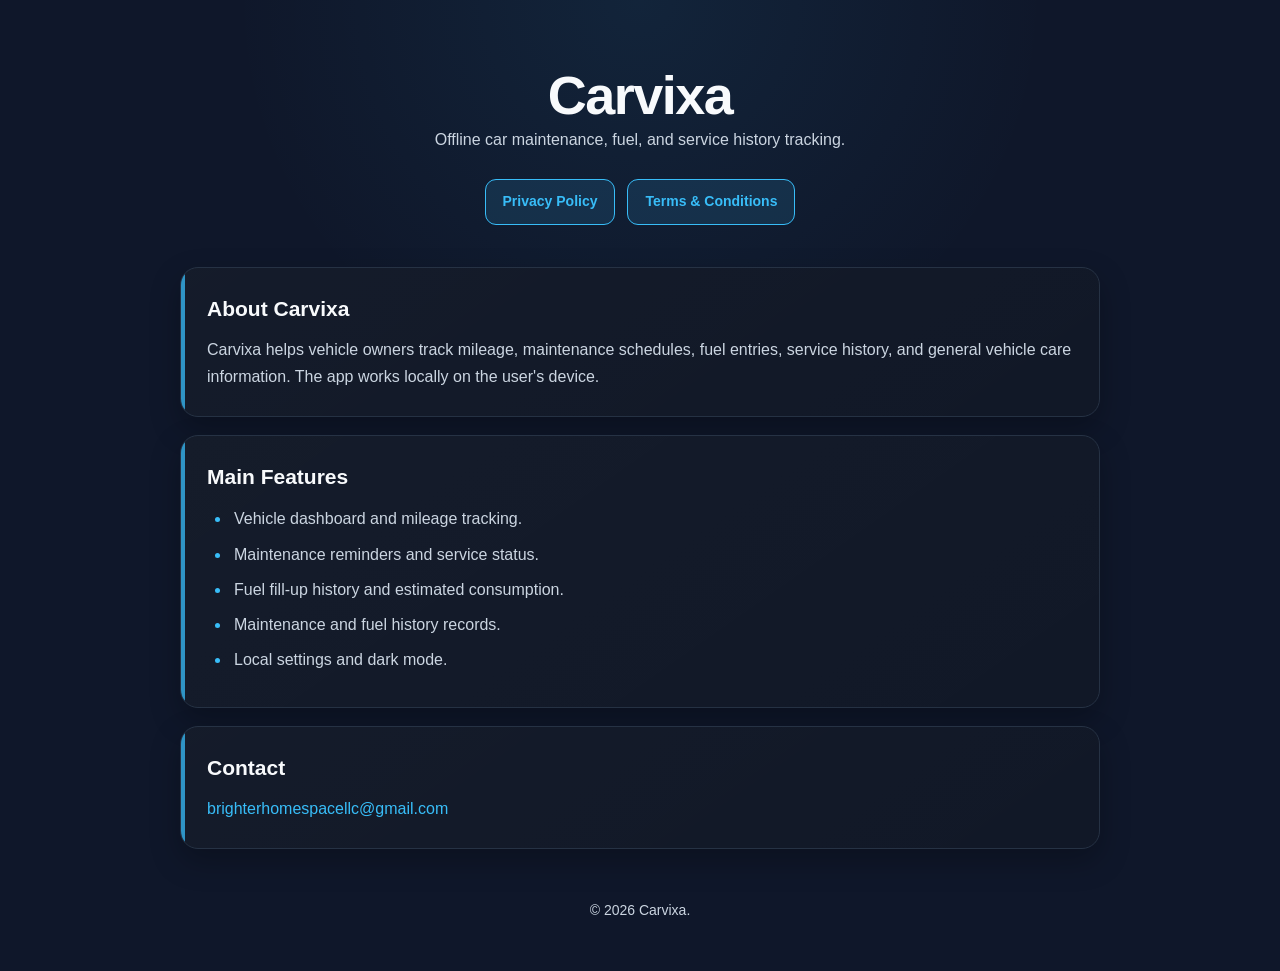
<file: docs/index.html>
<!doctype html><html lang="en"><head><meta charset="utf-8"><meta name="viewport" content="width=device-width,initial-scale=1"><title>Carvixa</title><link rel="stylesheet" href="styles.css"></head><body><div class="container"><header><h1>Carvixa</h1><p>Offline car maintenance, fuel, and service history tracking.</p><nav><a class="button" href="privacy-policy.html">Privacy Policy</a><a class="button" href="terms-conditions.html">Terms & Conditions</a></nav></header><main><section class="card"><h2>About Carvixa</h2><p>Carvixa helps vehicle owners track mileage, maintenance schedules, fuel entries, service history, and general vehicle care information. The app works locally on the user's device.</p></section><section class="card"><h2>Main Features</h2><ul><li>Vehicle dashboard and mileage tracking.</li><li>Maintenance reminders and service status.</li><li>Fuel fill-up history and estimated consumption.</li><li>Maintenance and fuel history records.</li><li>Local settings and dark mode.</li></ul></section><section class="card"><h2>Contact</h2><p><a href="mailto:brighterhomespacellc@gmail.com">brighterhomespacellc@gmail.com</a></p></section></main><footer>© 2026 Carvixa.</footer></div></body></html>
</file>
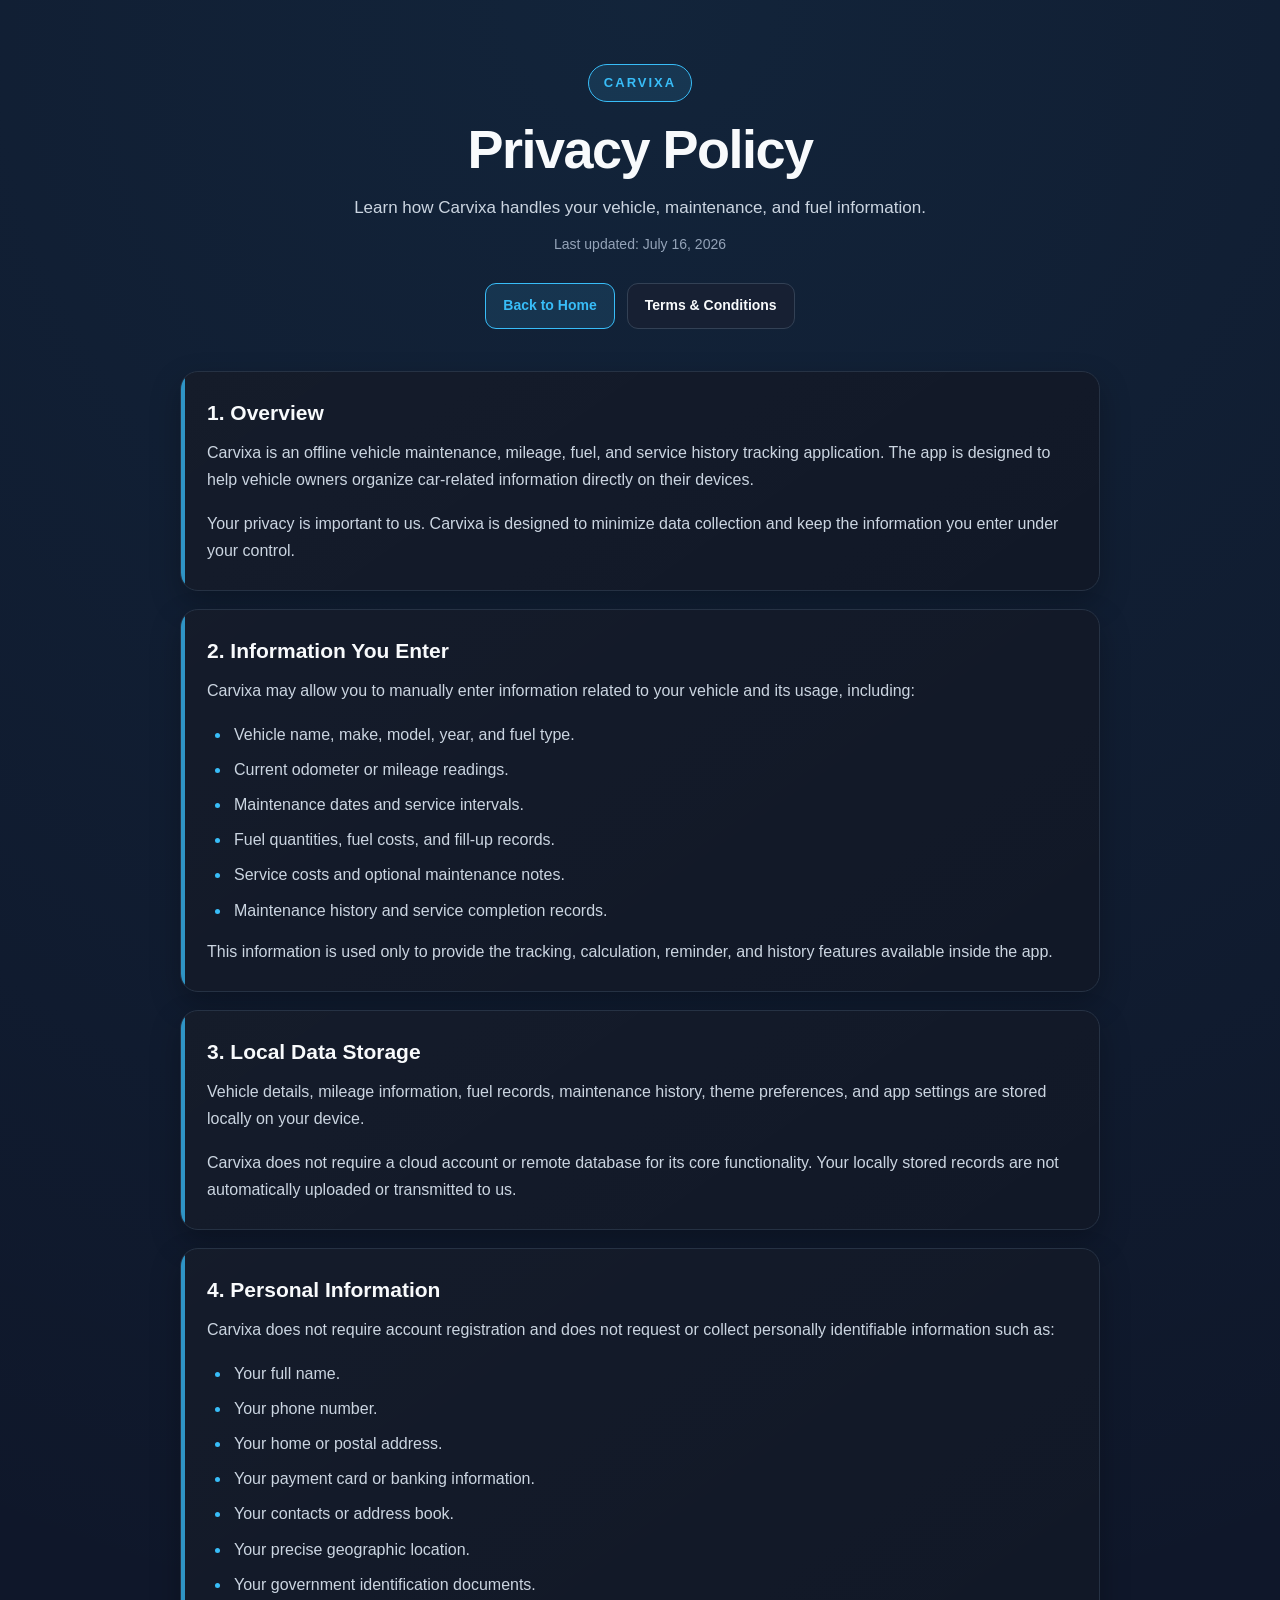
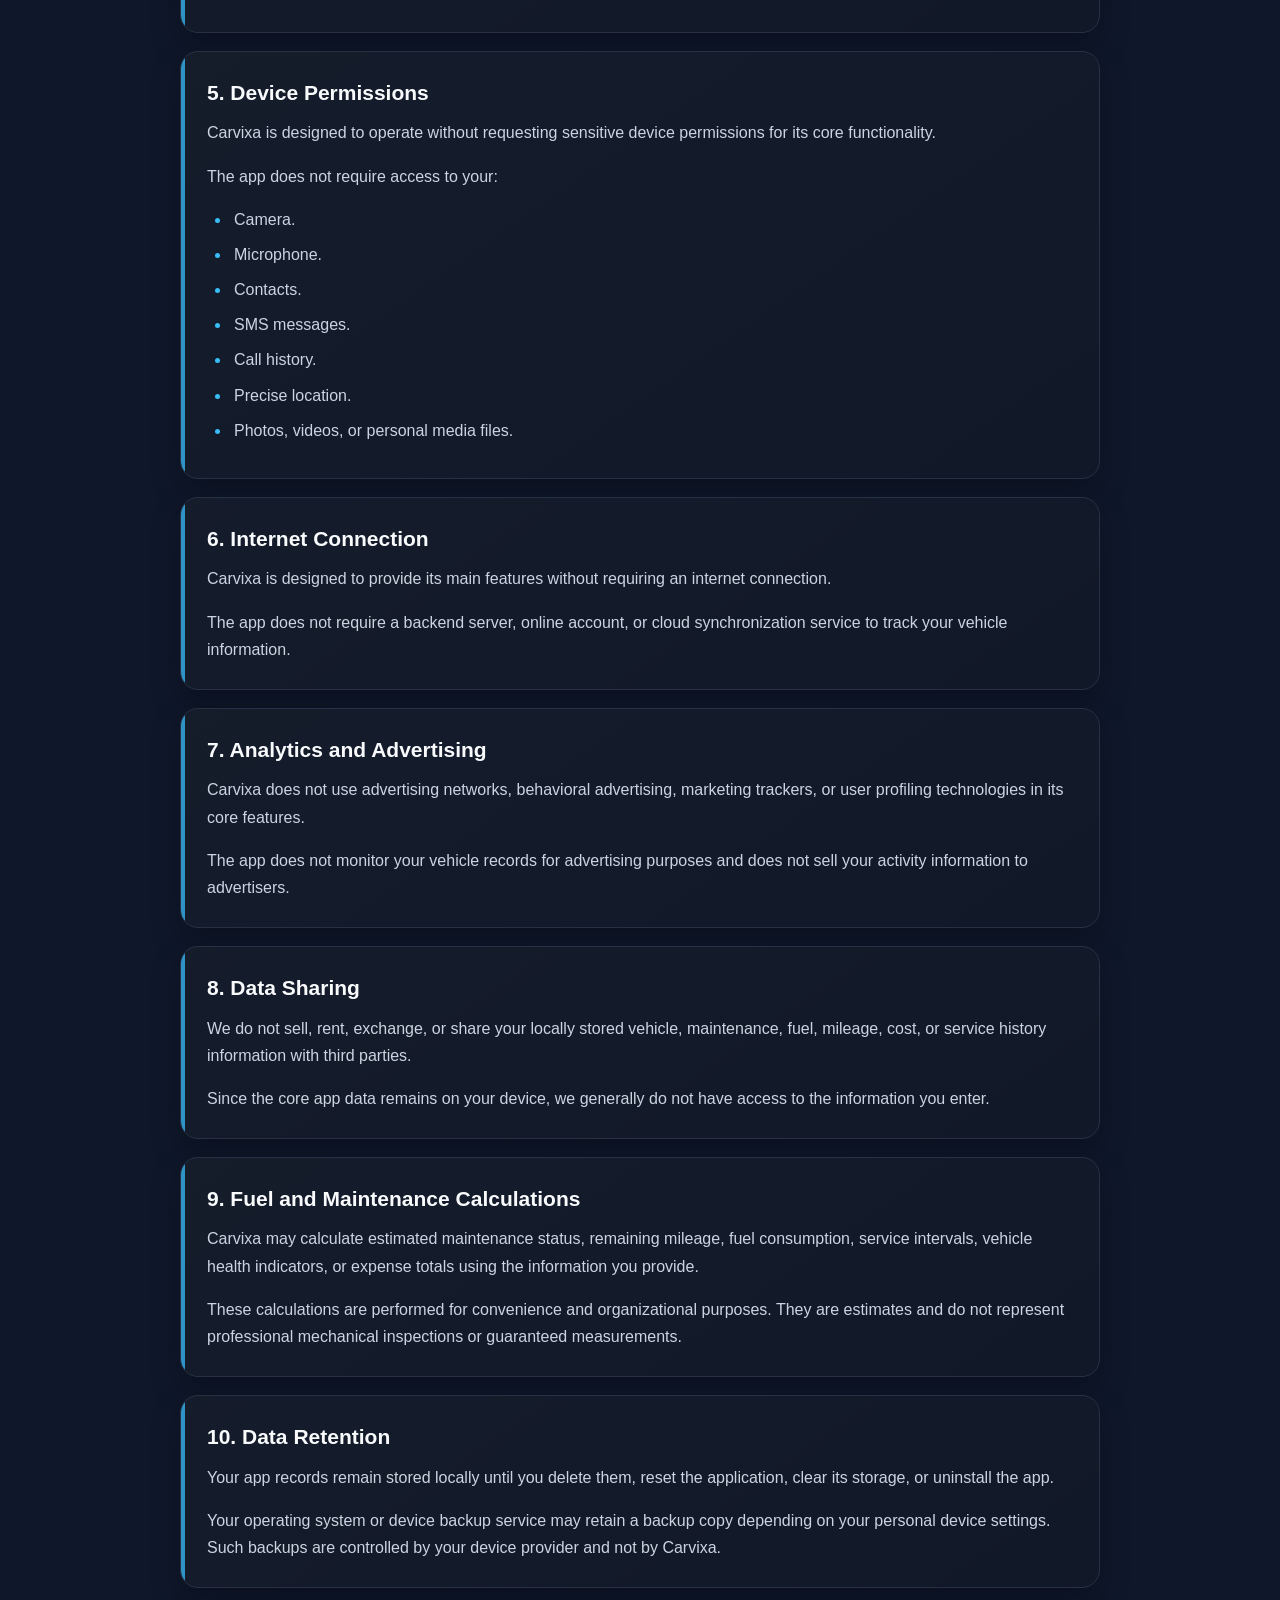
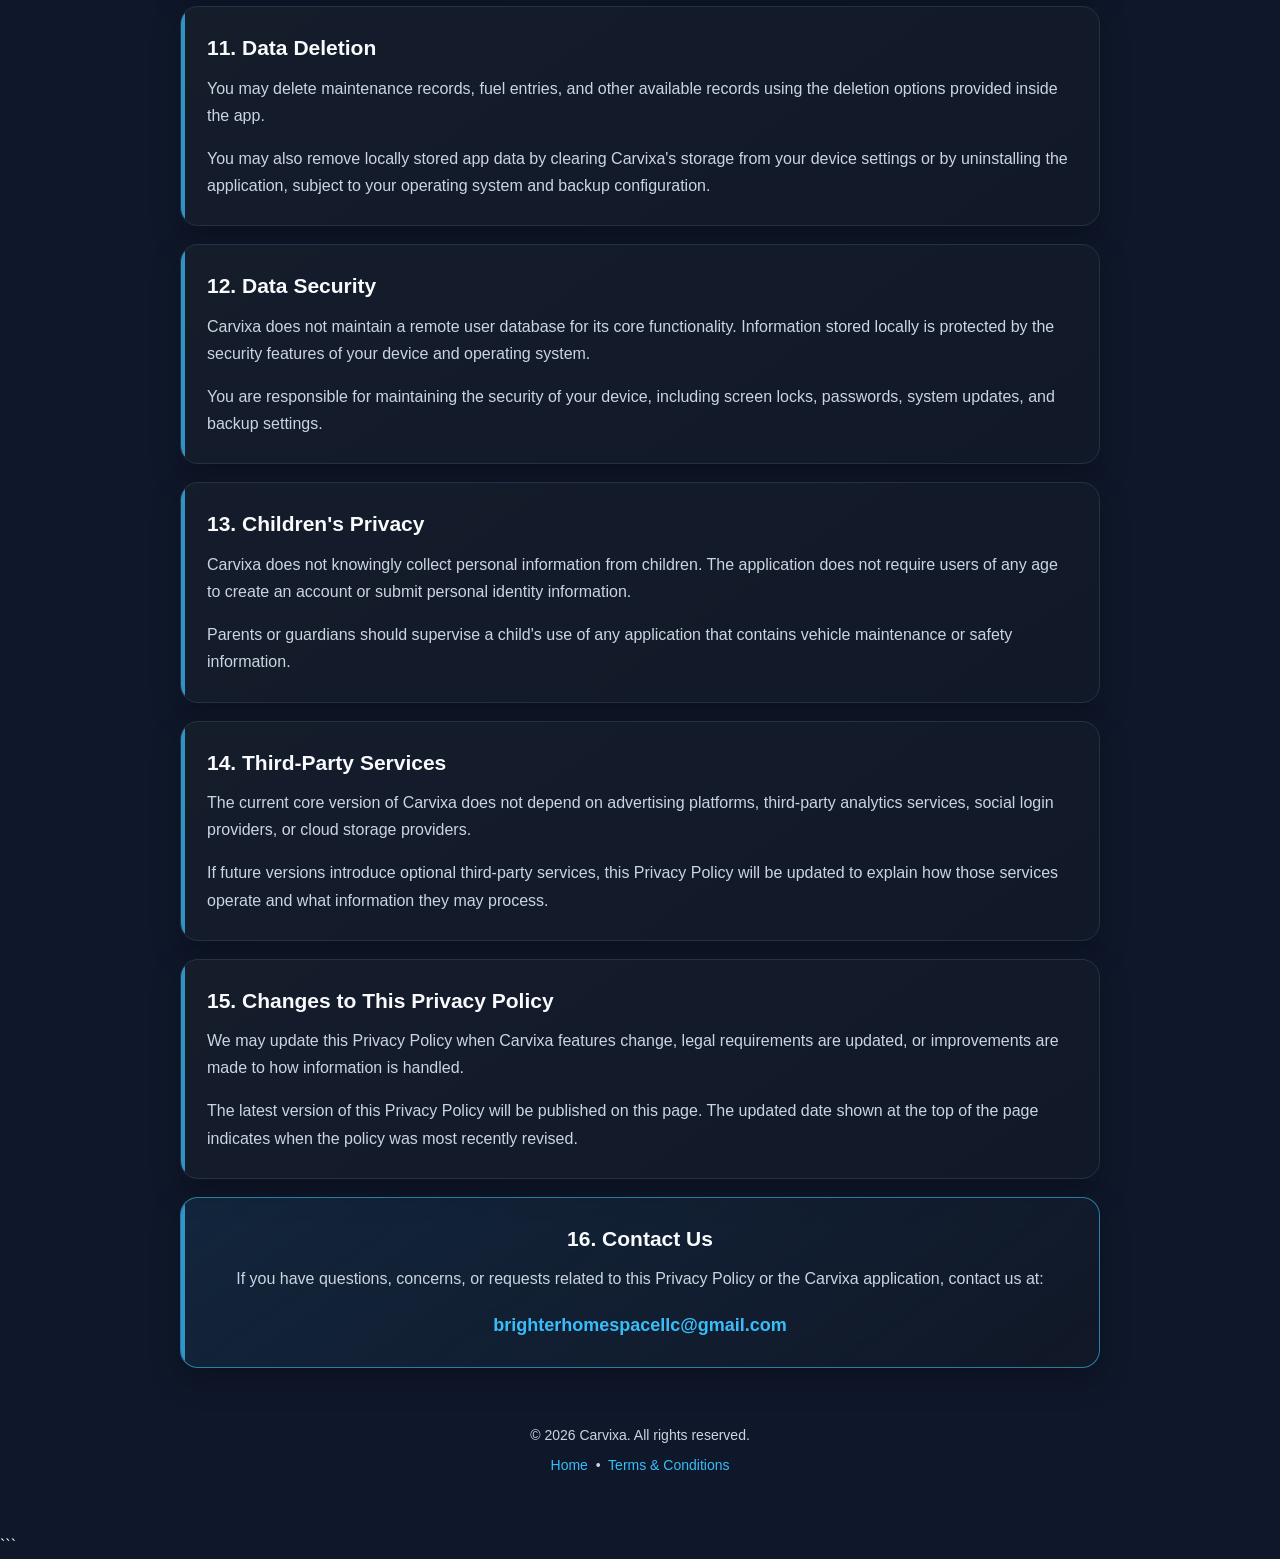
<file: docs/privacy-policy.html>
<!doctype html>
<html lang="en">
<head>
    <meta charset="utf-8">

    <meta
            name="viewport"
            content="width=device-width, initial-scale=1"
    >

    <meta
            name="description"
            content="Privacy Policy for the Carvixa vehicle maintenance and fuel tracking application."
    >

    <title>Carvixa Privacy Policy</title>

    <link rel="stylesheet" href="styles.css">
</head>

<body>
<div class="container">

    <header class="legal-header">
        <div class="brand-badge">CARVIXA</div>

        <h1>Privacy Policy</h1>

        <p class="tagline">
            Learn how Carvixa handles your vehicle, maintenance, and fuel information.
        </p>

        <p class="last-updated">
            Last updated: July 16, 2026
        </p>

        <nav class="legal-nav">
            <a class="button" href="index.html">
                Back to Home
            </a>

            <a class="button secondary-button" href="terms-conditions.html">
                Terms &amp; Conditions
            </a>
        </nav>
    </header>

    <main>

        <section class="card">
            <h2>1. Overview</h2>

            <p>
                Carvixa is an offline vehicle maintenance, mileage, fuel, and service
                history tracking application. The app is designed to help vehicle
                owners organize car-related information directly on their devices.
            </p>

            <p>
                Your privacy is important to us. Carvixa is designed to minimize data
                collection and keep the information you enter under your control.
            </p>
        </section>

        <section class="card">
            <h2>2. Information You Enter</h2>

            <p>
                Carvixa may allow you to manually enter information related to your
                vehicle and its usage, including:
            </p>

            <ul>
                <li>Vehicle name, make, model, year, and fuel type.</li>
                <li>Current odometer or mileage readings.</li>
                <li>Maintenance dates and service intervals.</li>
                <li>Fuel quantities, fuel costs, and fill-up records.</li>
                <li>Service costs and optional maintenance notes.</li>
                <li>Maintenance history and service completion records.</li>
            </ul>

            <p>
                This information is used only to provide the tracking, calculation,
                reminder, and history features available inside the app.
            </p>
        </section>

        <section class="card">
            <h2>3. Local Data Storage</h2>

            <p>
                Vehicle details, mileage information, fuel records, maintenance
                history, theme preferences, and app settings are stored locally on
                your device.
            </p>

            <p>
                Carvixa does not require a cloud account or remote database for its
                core functionality. Your locally stored records are not automatically
                uploaded or transmitted to us.
            </p>
        </section>

        <section class="card">
            <h2>4. Personal Information</h2>

            <p>
                Carvixa does not require account registration and does not request or
                collect personally identifiable information such as:
            </p>

            <ul>
                <li>Your full name.</li>
                <li>Your phone number.</li>
                <li>Your home or postal address.</li>
                <li>Your payment card or banking information.</li>
                <li>Your contacts or address book.</li>
                <li>Your precise geographic location.</li>
                <li>Your government identification documents.</li>
            </ul>
        </section>

        <section class="card">
            <h2>5. Device Permissions</h2>

            <p>
                Carvixa is designed to operate without requesting sensitive device
                permissions for its core functionality.
            </p>

            <p>
                The app does not require access to your:
            </p>

            <ul>
                <li>Camera.</li>
                <li>Microphone.</li>
                <li>Contacts.</li>
                <li>SMS messages.</li>
                <li>Call history.</li>
                <li>Precise location.</li>
                <li>Photos, videos, or personal media files.</li>
            </ul>
        </section>

        <section class="card">
            <h2>6. Internet Connection</h2>

            <p>
                Carvixa is designed to provide its main features without requiring an
                internet connection.
            </p>

            <p>
                The app does not require a backend server, online account, or cloud
                synchronization service to track your vehicle information.
            </p>
        </section>

        <section class="card">
            <h2>7. Analytics and Advertising</h2>

            <p>
                Carvixa does not use advertising networks, behavioral advertising,
                marketing trackers, or user profiling technologies in its core
                features.
            </p>

            <p>
                The app does not monitor your vehicle records for advertising
                purposes and does not sell your activity information to advertisers.
            </p>
        </section>

        <section class="card">
            <h2>8. Data Sharing</h2>

            <p>
                We do not sell, rent, exchange, or share your locally stored vehicle,
                maintenance, fuel, mileage, cost, or service history information with
                third parties.
            </p>

            <p>
                Since the core app data remains on your device, we generally do not
                have access to the information you enter.
            </p>
        </section>

        <section class="card">
            <h2>9. Fuel and Maintenance Calculations</h2>

            <p>
                Carvixa may calculate estimated maintenance status, remaining
                mileage, fuel consumption, service intervals, vehicle health
                indicators, or expense totals using the information you provide.
            </p>

            <p>
                These calculations are performed for convenience and organizational
                purposes. They are estimates and do not represent professional
                mechanical inspections or guaranteed measurements.
            </p>
        </section>

        <section class="card">
            <h2>10. Data Retention</h2>

            <p>
                Your app records remain stored locally until you delete them,
                reset the application, clear its storage, or uninstall the app.
            </p>

            <p>
                Your operating system or device backup service may retain a backup
                copy depending on your personal device settings. Such backups are
                controlled by your device provider and not by Carvixa.
            </p>
        </section>

        <section class="card">
            <h2>11. Data Deletion</h2>

            <p>
                You may delete maintenance records, fuel entries, and other available
                records using the deletion options provided inside the app.
            </p>

            <p>
                You may also remove locally stored app data by clearing Carvixa's
                storage from your device settings or by uninstalling the application,
                subject to your operating system and backup configuration.
            </p>
        </section>

        <section class="card">
            <h2>12. Data Security</h2>

            <p>
                Carvixa does not maintain a remote user database for its core
                functionality. Information stored locally is protected by the
                security features of your device and operating system.
            </p>

            <p>
                You are responsible for maintaining the security of your device,
                including screen locks, passwords, system updates, and backup settings.
            </p>
        </section>

        <section class="card">
            <h2>13. Children's Privacy</h2>

            <p>
                Carvixa does not knowingly collect personal information from children.
                The application does not require users of any age to create an account
                or submit personal identity information.
            </p>

            <p>
                Parents or guardians should supervise a child's use of any application
                that contains vehicle maintenance or safety information.
            </p>
        </section>

        <section class="card">
            <h2>14. Third-Party Services</h2>

            <p>
                The current core version of Carvixa does not depend on advertising
                platforms, third-party analytics services, social login providers, or
                cloud storage providers.
            </p>

            <p>
                If future versions introduce optional third-party services, this
                Privacy Policy will be updated to explain how those services operate
                and what information they may process.
            </p>
        </section>

        <section class="card">
            <h2>15. Changes to This Privacy Policy</h2>

            <p>
                We may update this Privacy Policy when Carvixa features change, legal
                requirements are updated, or improvements are made to how information
                is handled.
            </p>

            <p>
                The latest version of this Privacy Policy will be published on this
                page. The updated date shown at the top of the page indicates when the
                policy was most recently revised.
            </p>
        </section>

        <section class="card contact-card">
            <h2>16. Contact Us</h2>

            <p>
                If you have questions, concerns, or requests related to this Privacy
                Policy or the Carvixa application, contact us at:
            </p>

            <p class="contact-email">
                <a href="mailto:brighterhomespacellc@gmail.com">
                    brighterhomespacellc@gmail.com
                </a>
            </p>
        </section>

    </main>

    <footer>
        <p>© 2026 Carvixa. All rights reserved.</p>

        <p>
            <a href="index.html">Home</a>
            &nbsp;•&nbsp;
            <a href="terms-conditions.html">Terms &amp; Conditions</a>
        </p>
    </footer>

</div>
</body>
</html>
```
</file>
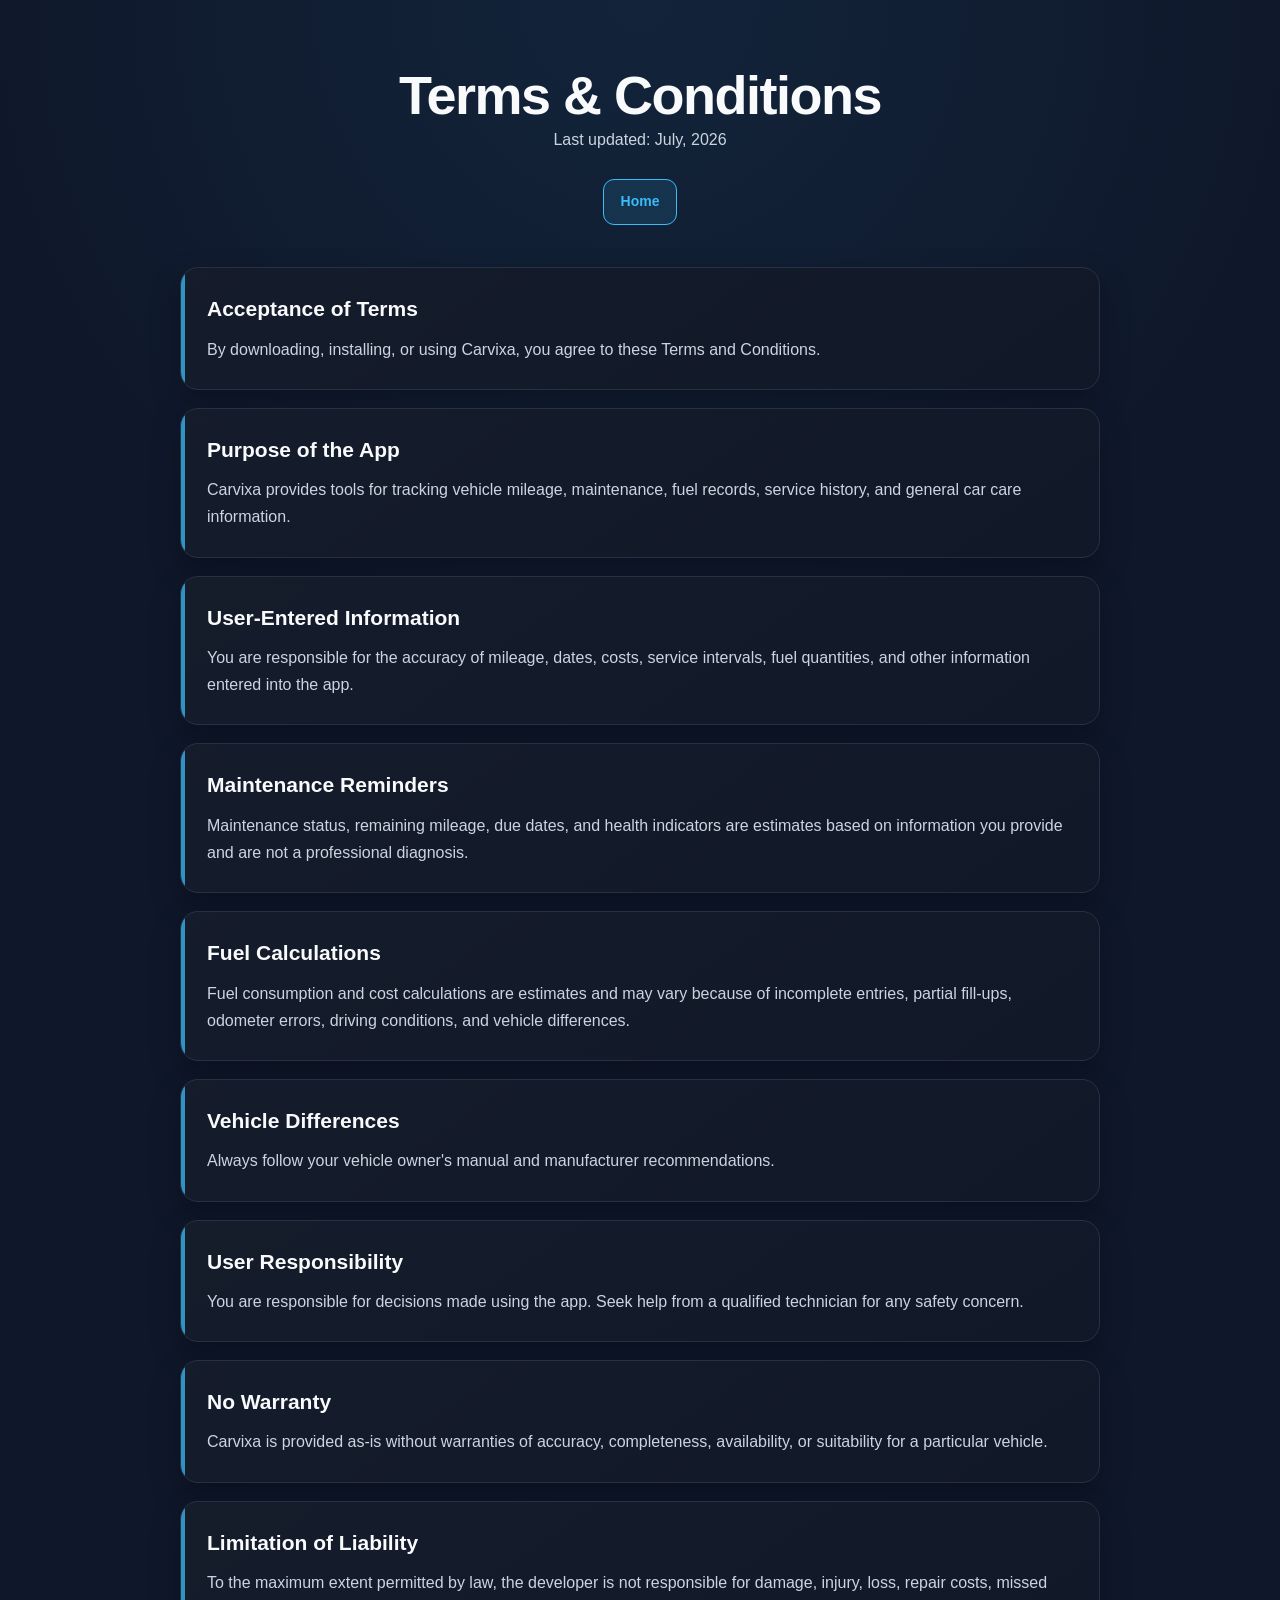
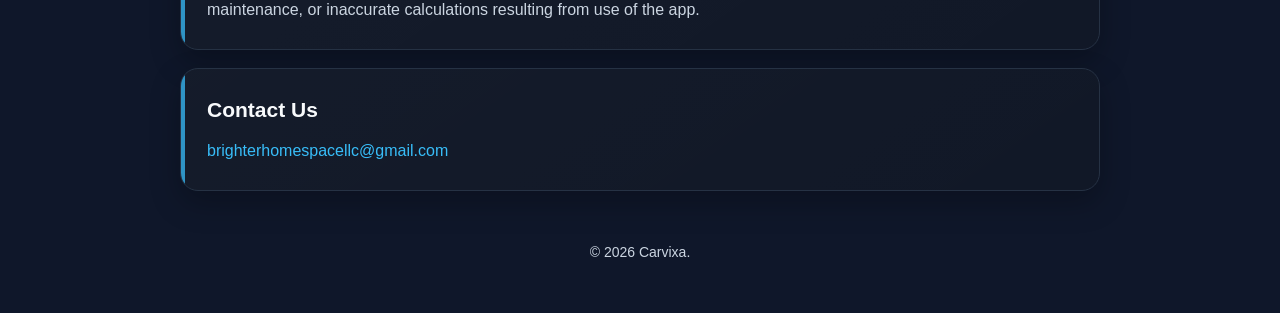
<file: docs/terms-conditions.html>
<!doctype html><html lang="en"><head><meta charset="utf-8"><meta name="viewport" content="width=device-width,initial-scale=1"><title>Carvixa Terms & Conditions</title><link rel="stylesheet" href="styles.css"></head><body><div class="container"><header><h1>Terms & Conditions</h1><p>Last updated: July, 2026</p><nav><a class="button" href="index.html">Home</a></nav></header><main>
<section class="card"><h2>Acceptance of Terms</h2><p>By downloading, installing, or using Carvixa, you agree to these Terms and Conditions.</p></section>
<section class="card"><h2>Purpose of the App</h2><p>Carvixa provides tools for tracking vehicle mileage, maintenance, fuel records, service history, and general car care information.</p></section>
<section class="card"><h2>User-Entered Information</h2><p>You are responsible for the accuracy of mileage, dates, costs, service intervals, fuel quantities, and other information entered into the app.</p></section>
<section class="card"><h2>Maintenance Reminders</h2><p>Maintenance status, remaining mileage, due dates, and health indicators are estimates based on information you provide and are not a professional diagnosis.</p></section>
<section class="card"><h2>Fuel Calculations</h2><p>Fuel consumption and cost calculations are estimates and may vary because of incomplete entries, partial fill-ups, odometer errors, driving conditions, and vehicle differences.</p></section>
<section class="card"><h2>Vehicle Differences</h2><p>Always follow your vehicle owner's manual and manufacturer recommendations.</p></section>
<section class="card"><h2>User Responsibility</h2><p>You are responsible for decisions made using the app. Seek help from a qualified technician for any safety concern.</p></section>
<section class="card"><h2>No Warranty</h2><p>Carvixa is provided as-is without warranties of accuracy, completeness, availability, or suitability for a particular vehicle.</p></section>
<section class="card"><h2>Limitation of Liability</h2><p>To the maximum extent permitted by law, the developer is not responsible for damage, injury, loss, repair costs, missed maintenance, or inaccurate calculations resulting from use of the app.</p></section>
<section class="card"><h2>Contact Us</h2><p><a href="mailto:brighterhomespacellc@gmail.com">brighterhomespacellc@gmail.com</a></p></section>
</main><footer>© 2026 Carvixa.</footer></div></body></html>
</file>
<file: docs/styles.css>
:root {
  --background: #0f172a;
  --surface: #111827;
  --surface-light: #172033;
  --border: #263244;
  --border-hover: #334155;
  --text: #f8fafc;
  --muted: #cbd5e1;
  --accent: #38bdf8;
  --accent-dark: #0284c7;
  --accent-soft: rgba(56, 189, 248, 0.12);
  --shadow: rgba(0, 0, 0, 0.25);
}

* {
  box-sizing: border-box;
}

html {
  scroll-behavior: smooth;
}

body {
  margin: 0;
  min-height: 100vh;
  font-family: Arial, Helvetica, sans-serif;
  background:
    radial-gradient(
      circle at top,
      rgba(56, 189, 248, 0.08),
      transparent 35%
    ),
    var(--background);
  color: var(--text);
  line-height: 1.7;
  -webkit-font-smoothing: antialiased;
}

.container {
  width: min(920px, calc(100% - 32px));
  margin: 0 auto;
}

header {
  text-align: center;
  padding: 64px 0 34px;
}

.legal-header {
  max-width: 780px;
  margin: 0 auto;
}

.brand-badge {
  display: inline-block;
  margin-bottom: 16px;
  padding: 7px 15px;
  border: 1px solid var(--accent);
  border-radius: 999px;
  background: var(--accent-soft);
  color: var(--accent);
  font-size: 13px;
  font-weight: 700;
  letter-spacing: 2px;
}

h1 {
  margin: 0;
  font-size: clamp(34px, 6vw, 54px);
  line-height: 1.15;
  letter-spacing: -1.5px;
}

h2 {
  margin: 0 0 12px;
  color: var(--text);
  font-size: 21px;
  line-height: 1.4;
}

p {
  margin-top: 0;
}

p,
li {
  color: var(--muted);
}

.tagline {
  max-width: 650px;
  margin: 14px auto 0;
  font-size: 17px;
}

.last-updated {
  margin: 10px 0 0;
  color: #94a3b8;
  font-size: 14px;
}

main {
  padding-top: 8px;
}

.card {
  position: relative;
  overflow: hidden;
  margin-bottom: 18px;
  padding: 26px;
  border: 1px solid var(--border);
  border-radius: 18px;
  background:
    linear-gradient(
      145deg,
      rgba(255, 255, 255, 0.015),
      rgba(255, 255, 255, 0)
    ),
    var(--surface);
  box-shadow: 0 12px 30px var(--shadow);
  transition:
    transform 0.2s ease,
    border-color 0.2s ease,
    box-shadow 0.2s ease;
}

.card::before {
  position: absolute;
  top: 0;
  left: 0;
  width: 4px;
  height: 100%;
  background: var(--accent);
  content: "";
  opacity: 0.75;
}

.card:hover {
  transform: translateY(-2px);
  border-color: var(--border-hover);
  box-shadow: 0 16px 36px rgba(0, 0, 0, 0.32);
}

.card p:last-child,
.card ul:last-child {
  margin-bottom: 0;
}

ul {
  margin: 14px 0;
  padding-left: 24px;
}

li {
  margin-bottom: 8px;
  padding-left: 3px;
}

li::marker {
  color: var(--accent);
}

nav {
  display: flex;
  flex-wrap: wrap;
  gap: 12px;
  justify-content: center;
  margin-top: 26px;
}

a {
  color: var(--accent);
  text-decoration: none;
  transition:
    color 0.2s ease,
    opacity 0.2s ease;
}

a:hover {
  color: #7dd3fc;
}

.button {
  display: inline-flex;
  min-height: 46px;
  align-items: center;
  justify-content: center;
  padding: 10px 17px;
  border: 1px solid var(--accent);
  border-radius: 11px;
  background: var(--accent-soft);
  color: var(--accent);
  font-size: 14px;
  font-weight: 700;
  transition:
    background 0.2s ease,
    color 0.2s ease,
    transform 0.2s ease,
    border-color 0.2s ease;
}

.button:hover {
  transform: translateY(-1px);
  border-color: #7dd3fc;
  background: var(--accent);
  color: #082f49;
}

.secondary-button {
  border-color: var(--border-hover);
  background: var(--surface-light);
  color: var(--text);
}

.secondary-button:hover {
  border-color: var(--accent);
  background: var(--accent-soft);
  color: var(--accent);
}

.contact-card {
  text-align: center;
  border-color: rgba(56, 189, 248, 0.6);
  background:
    linear-gradient(
      145deg,
      rgba(56, 189, 248, 0.09),
      rgba(17, 24, 39, 0.95)
    );
}

.contact-email {
  margin-top: 18px;
  font-size: 18px;
  font-weight: 700;
  word-break: break-word;
}

footer {
  padding: 32px 0 48px;
  text-align: center;
  color: var(--muted);
  font-size: 14px;
}

footer p {
  margin: 6px 0;
}

footer a {
  color: var(--accent);
}

::selection {
  background: var(--accent);
  color: #082f49;
}

@media (max-width: 700px) {
  .container {
    width: min(100% - 24px, 920px);
  }

  header {
    padding: 44px 0 26px;
  }

  h1 {
    font-size: 38px;
  }

  .tagline {
    font-size: 15px;
  }

  .card {
    padding: 21px;
    border-radius: 15px;
  }

  .card h2 {
    font-size: 19px;
  }

  nav {
    flex-direction: column;
  }

  .button {
    width: 100%;
  }
}

@media (max-width: 420px) {
  .container {
    width: min(100% - 18px, 920px);
  }

  header {
    padding-top: 34px;
  }

  h1 {
    font-size: 33px;
  }

  .card {
    padding: 18px;
  }

  p,
  li {
    font-size: 15px;
  }

  .contact-email {
    font-size: 16px;
  }
}
</file>
